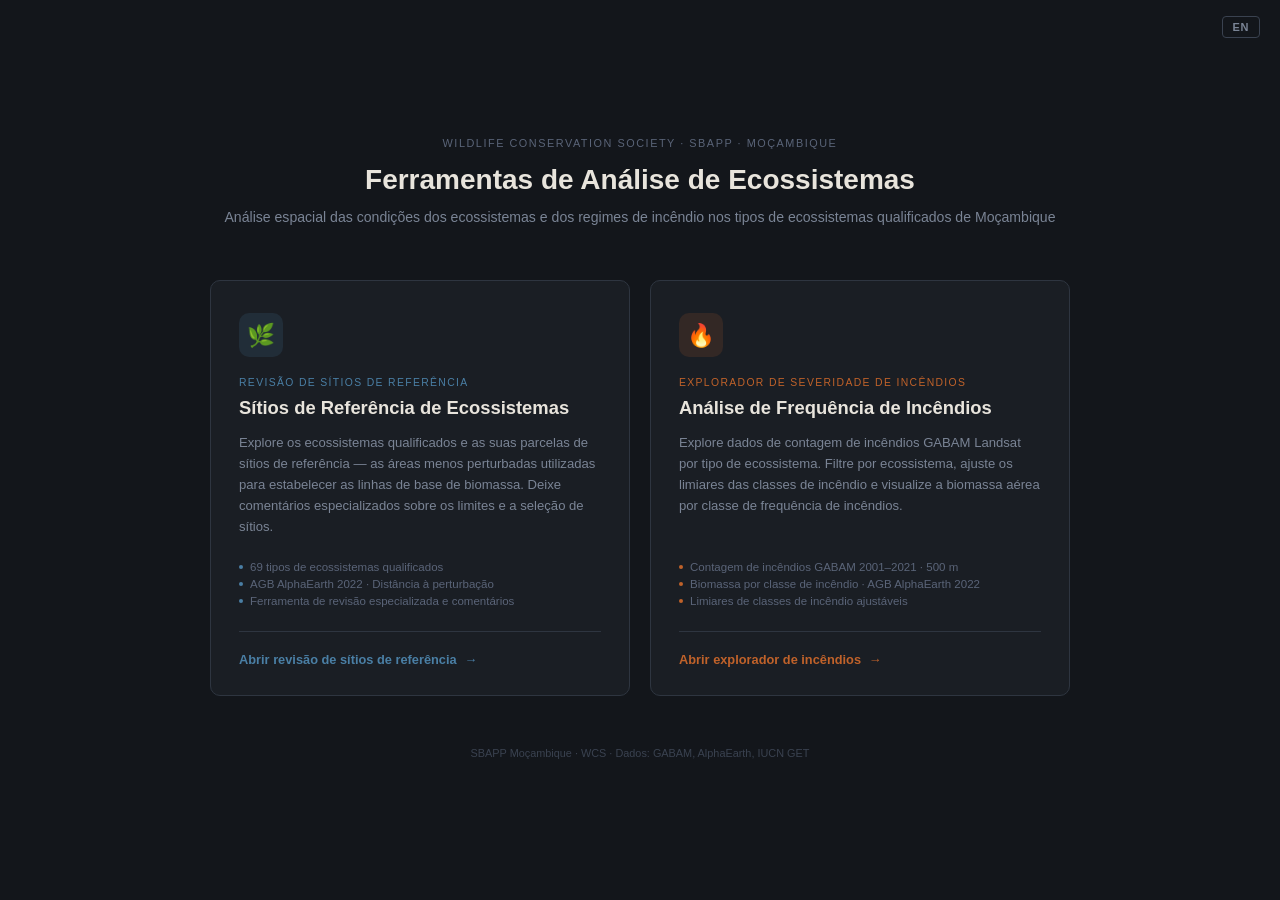
<file: index.html>
<!DOCTYPE html>
<html lang="en">
<head>
<meta charset="utf-8" />
<meta name="viewport" content="width=device-width, initial-scale=1" />
<title>Mozambique Ecosystem Analysis — WCS SBAPP</title>
<style>
*, *::before, *::after { box-sizing: border-box; margin: 0; padding: 0; }

body {
  min-height: 100vh;
  background: #13161b;
  color: #e8e4dc;
  font-family: -apple-system, BlinkMacSystemFont, 'Segoe UI', sans-serif;
  display: flex;
  flex-direction: column;
  align-items: center;
  justify-content: center;
  padding: 40px 24px;
}

.topbar {
  position: fixed;
  top: 16px;
  right: 20px;
}

.lang-toggle-btn {
  background: none;
  border: 1px solid #3a4250;
  border-radius: 4px;
  padding: 4px 10px;
  font-size: 11px;
  font-weight: 700;
  color: #7a8495;
  cursor: pointer;
  letter-spacing: 0.05em;
}
.lang-toggle-btn:hover { background: #1a1e24; color: #c8c4bc; }

.header {
  text-align: center;
  margin-bottom: 52px;
}

.wcs-label {
  font-size: 0.68rem;
  letter-spacing: 0.14em;
  text-transform: uppercase;
  color: #5a6478;
  margin-bottom: 14px;
}

.site-title {
  font-size: 1.75rem;
  font-weight: 700;
  color: #e8e4dc;
  line-height: 1.2;
  margin-bottom: 10px;
}

.site-sub {
  font-size: 0.88rem;
  color: #7a8495;
  line-height: 1.5;
}

.cards {
  display: flex;
  gap: 20px;
  max-width: 860px;
  width: 100%;
}

.card {
  flex: 1;
  background: #1a1e24;
  border: 1px solid #2e3540;
  border-radius: 10px;
  padding: 32px 28px 28px;
  text-decoration: none;
  color: inherit;
  display: flex;
  flex-direction: column;
  gap: 0;
  transition: border-color 0.18s, transform 0.18s, box-shadow 0.18s;
  cursor: pointer;
}

.card:hover {
  transform: translateY(-3px);
  box-shadow: 0 12px 32px rgba(0,0,0,0.45);
}

.card.fire:hover  { border-color: #c0622a; }
.card.sites:hover { border-color: #4a7fa5; }

.card-icon {
  width: 44px;
  height: 44px;
  border-radius: 10px;
  display: flex;
  align-items: center;
  justify-content: center;
  margin-bottom: 20px;
  font-size: 1.4rem;
}

.card.fire  .card-icon { background: rgba(192, 98, 42, 0.15); }
.card.sites .card-icon { background: rgba(74, 127, 165, 0.15); }

.card-label {
  font-size: 0.65rem;
  letter-spacing: 0.13em;
  text-transform: uppercase;
  margin-bottom: 8px;
}

.card.fire  .card-label { color: #c0622a; }
.card.sites .card-label { color: #4a7fa5; }

.card-title {
  font-size: 1.15rem;
  font-weight: 700;
  color: #e8e4dc;
  margin-bottom: 12px;
  line-height: 1.3;
}

.card-desc {
  font-size: 0.82rem;
  color: #7a8495;
  line-height: 1.6;
  flex: 1;
  margin-bottom: 24px;
}

.card-meta {
  display: flex;
  flex-direction: column;
  gap: 5px;
  margin-bottom: 24px;
}

.meta-item {
  font-size: 0.72rem;
  color: #5a6478;
  display: flex;
  align-items: center;
  gap: 7px;
}

.meta-dot {
  width: 4px;
  height: 4px;
  border-radius: 50%;
  flex-shrink: 0;
}

.card.fire  .meta-dot { background: #c0622a; }
.card.sites .meta-dot { background: #4a7fa5; }

.card-cta {
  display: flex;
  align-items: center;
  gap: 8px;
  font-size: 0.8rem;
  font-weight: 600;
  padding-top: 20px;
  border-top: 1px solid #2e3540;
}

.card.fire  .card-cta { color: #c0622a; }
.card.sites .card-cta { color: #4a7fa5; }

.arrow {
  transition: transform 0.15s;
}

.card:hover .arrow {
  transform: translateX(4px);
}

.footer {
  margin-top: 48px;
  font-size: 0.68rem;
  color: #3a4250;
  text-align: center;
  line-height: 1.7;
}

@media (max-width: 600px) {
  .cards { flex-direction: column; }
  .site-title { font-size: 1.35rem; }
}
</style>
</head>
<body>

<div class="topbar">
  <button class="lang-toggle-btn" id="landingLangBtn">PT</button>
</div>

<div class="header">
  <div class="wcs-label" data-i18n="landing_wcs_label">Wildlife Conservation Society · SBAPP · Mozambique</div>
  <h1 class="site-title" data-i18n="landing_title">Ecosystem Analysis Tools</h1>
  <p class="site-sub" data-i18n="landing_sub">Spatial analysis of ecosystem condition and fire regimes<br>across Mozambique's qualifying ecosystem types</p>
</div>

<div class="cards">

  <a class="card sites" href="reference_sites.html">
    <div class="card-icon">🌿</div>
    <div class="card-label" data-i18n="landing_ref_label">Reference Site Review</div>
    <h2 class="card-title" data-i18n="landing_ref_title">Ecosystem Reference Sites</h2>
    <p class="card-desc" data-i18n="landing_ref_desc">Explore qualifying ecosystems and their reference site patches — the least-disturbed areas used to establish biomass baselines. Leave expert feedback on boundaries and site selection.</p>
    <div class="card-meta">
      <div class="meta-item"><div class="meta-dot"></div><span data-i18n="landing_ref_meta1">69 qualifying ecosystem types</span></div>
      <div class="meta-item"><div class="meta-dot"></div><span data-i18n="landing_ref_meta2">AlphaEarth AGB 2022 · Distance to disturbance</span></div>
      <div class="meta-item"><div class="meta-dot"></div><span data-i18n="landing_ref_meta3">Expert review &amp; feedback tool</span></div>
    </div>
    <div class="card-cta"><span data-i18n="landing_ref_cta">Open reference site review</span> <span class="arrow">→</span></div>
  </a>

  <a class="card fire" href="fire_explorer.html">
    <div class="card-icon">🔥</div>
    <div class="card-label" data-i18n="landing_fire_label">Fire Severity Explorer</div>
    <h2 class="card-title" data-i18n="landing_fire_title">Fire Frequency Analysis</h2>
    <p class="card-desc" data-i18n="landing_fire_desc">Explore GABAM Landsat fire count data across ecosystem types. Filter by ecosystem, adjust fire class thresholds, and view aboveground biomass by fire frequency class.</p>
    <div class="card-meta">
      <div class="meta-item"><div class="meta-dot"></div><span data-i18n="landing_fire_meta1">GABAM fire count 2001–2021 · 500 m</span></div>
      <div class="meta-item"><div class="meta-dot"></div><span data-i18n="landing_fire_meta2">Biomass by fire class · AlphaEarth AGB 2022</span></div>
      <div class="meta-item"><div class="meta-dot"></div><span data-i18n="landing_fire_meta3">Adjustable fire class thresholds</span></div>
    </div>
    <div class="card-cta"><span data-i18n="landing_fire_cta">Open fire explorer</span> <span class="arrow">→</span></div>
  </a>

</div>

<div class="footer" data-i18n="landing_footer">
  Mozambique SBAPP · WCS · Data: GABAM, AlphaEarth, IUCN GET
</div>

<script src="lang.js"></script>
<script>
  // Apply saved language on load
  setLang(window.CURRENT_LANG);

  document.getElementById('landingLangBtn').addEventListener('click', () => {
    setLang(window.CURRENT_LANG === 'en' ? 'pt' : 'en');
    // Keep button label in sync (setLang handles data-i18n but this btn has no attribute)
    document.getElementById('landingLangBtn').textContent = T('lang_toggle');
  });

  // Set initial button label
  document.getElementById('landingLangBtn').textContent = T('lang_toggle');
</script>
</body>
</html>
</file>
